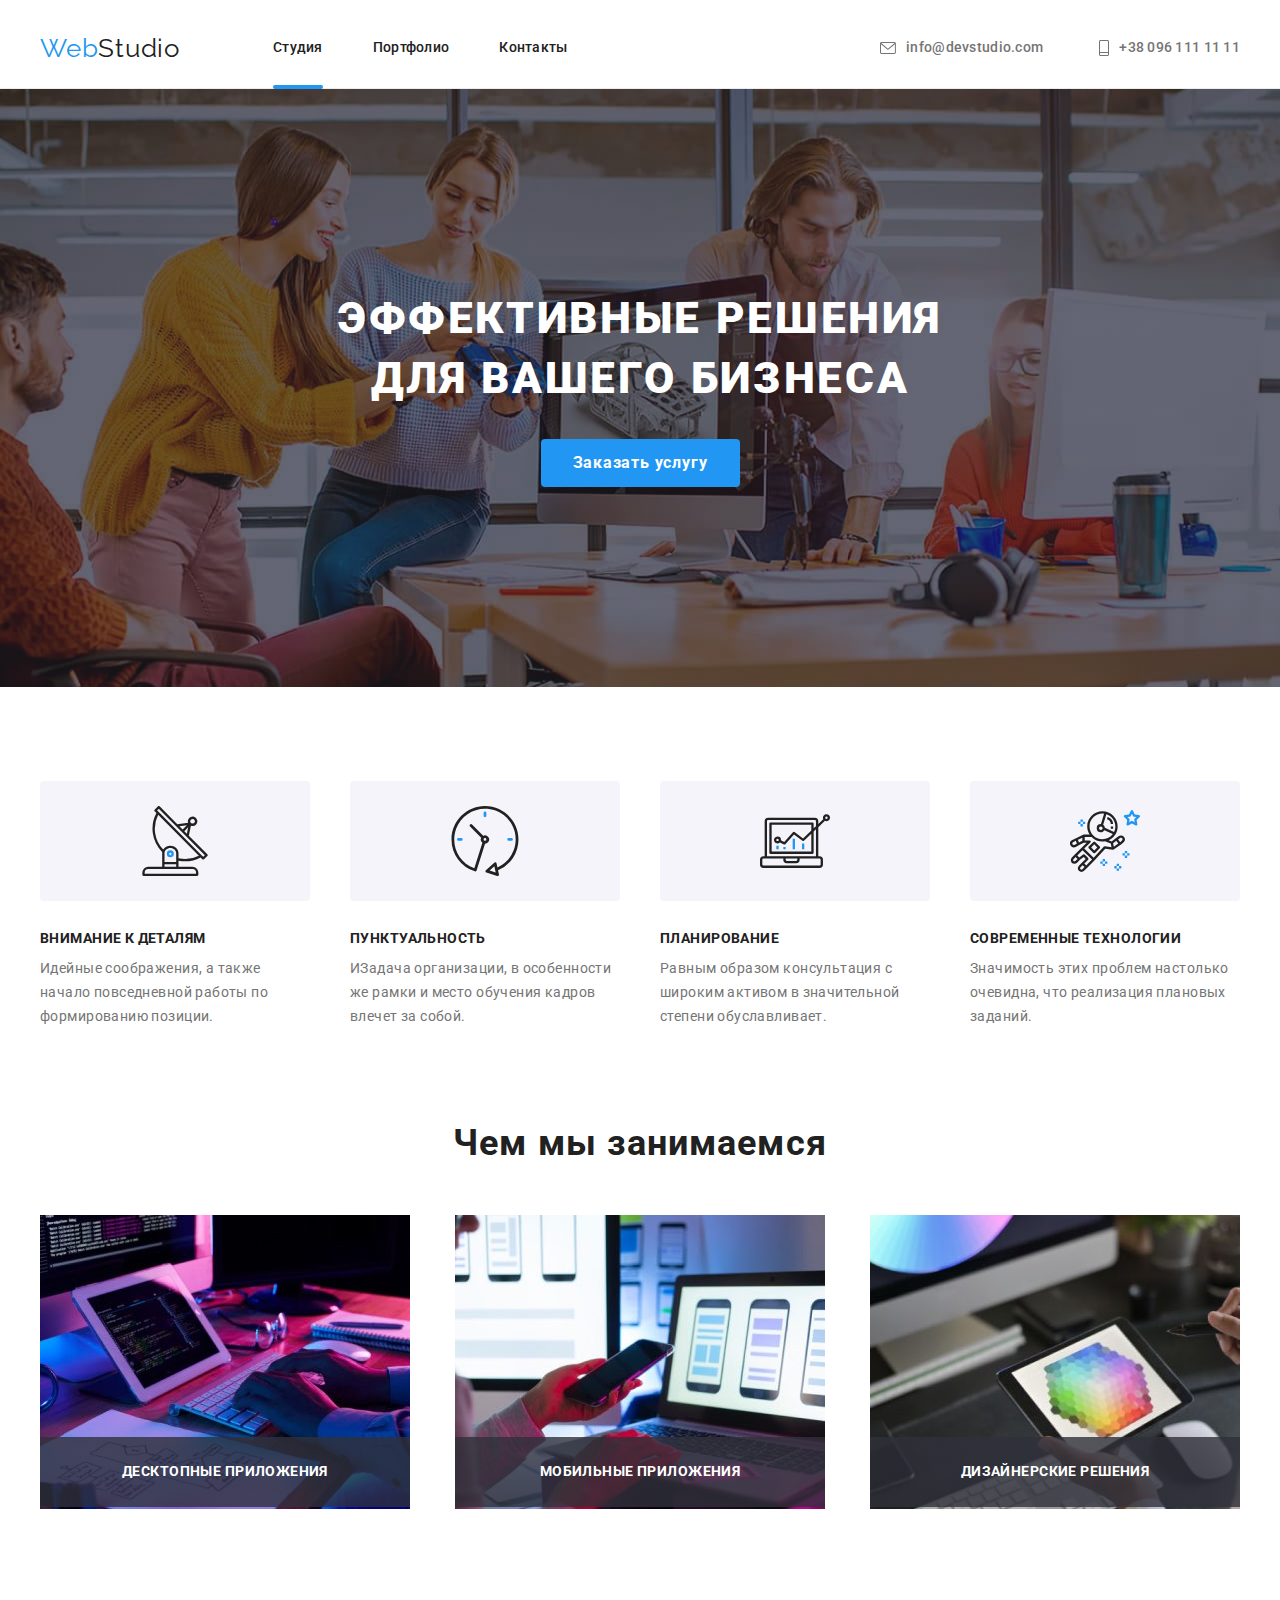
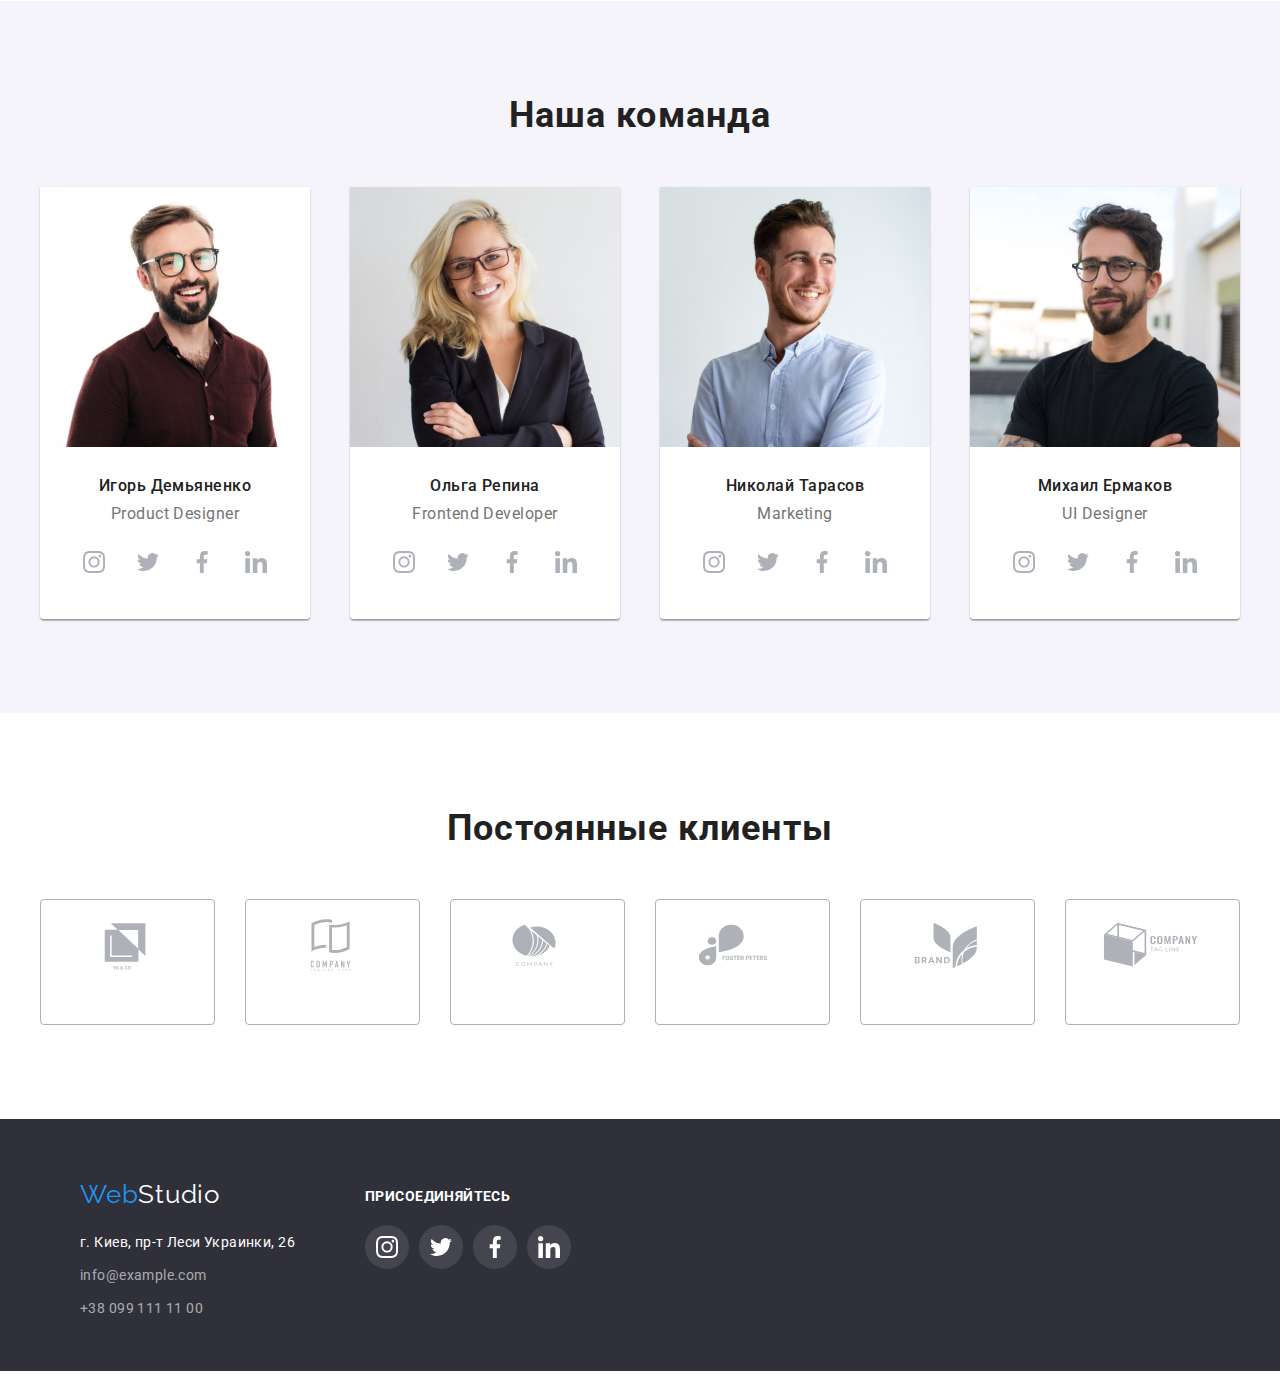
<file: index.html>
<!DOCTYPE html>
<html lang="ru">

<head>
    <meta charset="UTF-8">
    <meta http-equiv="X-UA-Compatible" content="IE=edge">
    <meta name="viewport" content="width=device-width, initial-scale=1.0">
    <title>Web Studio (Version 2.1)</title>

    <link
        href="https://fonts.googleapis.com/css2?family=Raleway:wght@700&family=Roboto:wght@400;500;700;900&display=swap"
        rel="stylesheet" />

    <link rel="stylesheet" href="https://cdnjs.cloudflare.com/ajax/libs/modern-normalize/1.1.0/modern-normalize.min.css"
        integrity="sha512-wpPYUAdjBVSE4KJnH1VR1HeZfpl1ub8YT/NKx4PuQ5NmX2tKuGu6U/JRp5y+Y8XG2tV+wKQpNHVUX03MfMFn9Q=="
        crossorigin="anonymous" referrerpolicy="no-referrer" />

    <link rel="stylesheet" href="./css/style.css">
</head>

<body>

    <header>
        <div class="container main-nav">
            <a href="./index.html" class="logo link"> <span class="logo-web">Web</span><span class="logo-studio">Studio</span></a>
            <nav>
                <ul class="site-nav list">
                    <li class="item"><a class="link marker-link marker-studia" href="./index.html">Студия</a></li>
                    <li class="item"><a class="link marker-link" href="./portfolio.html">Портфолио</a></li>
                    <li class="item"><a class="link marker-link" href="">Контакты</a></li>    
                </ul> 
            </nav>
            <ul class="contact-nav list">
                <li class="item">
                    <a class="link email-nav" href="mailto:info@devstudio.com">
                    <svg class="email-pic">
                    <use href="./images/nav-icon.svg#icon-nav-envelope"></use>
                    </svg>
                    info@devstudio.com
                    </a>
                </li>
                <li class="item">
                    <a class="link tel-nav" href="tel:+380961111111">
                    <svg class="tel-pic">
                    <use href="./images/nav-icon.svg#icon-nav-phone"></use>
                    </svg>
                    +38 096 111 11 11
                    </a>
                </li>
            </ul>
        </div>
    </header>

    <main>
        <!-- секция Эффективные решения для вашего бизнеса -->
        <div class="pre-hero-line"></div>
        <section class="hero">
            <h1 class="main-headline"> <span class="hero-title"> Эффективные решения<br>для вашего бизнеса</span> </h1>
            <button type="button" class="button-main" data-modal-open> <span class="color-text-button">Заказать услугу</span></button>
        </section>
        <!-- секция преимуществ -->
        <section class="container">
            <ul class="benefits">
                <!-- <h2>Наши преимущества</h2> -->
                <li class="item aerial">
                    <h3 class="benefits-title">Внимание к деталям</h3>
                    <p class="benefits-describe">Идейные соображения, а также начало повседневной работы по формированию позиции.</p>
                </li>
                <li class="item clock">
                    <h3 class="benefits-title">Пунктуальность</h3>
                    <p class="benefits-describe">ИЗадача организации, в особенности же рамки и место обучения кадров влечет за собой.</p>
                </li>
                <li class="item diagarm">
                    <h3 class="benefits-title">Планирование</h3>
                    <p class="benefits-describe">Равным образом консультация с широким активом в значительной степени обуславливает.</p>
                </li>
                <li class="item astronaut">
                    <h3 class="benefits-title">Современные технологии</h3>
                    <p class="benefits-describe">Значимость этих проблем настолько очевидна, что реализация плановых заданий.</p>
                </li>
            </ul>
        </section>
        <!-- секция Чем мы занимаемся  -->
        <section class="container">
            <div class="whatwedo">
                <h2 class="whatwedo-headline">Чем мы занимаемся</h2>
                <ul class="whatwedo-list">
                    <li class="item">
                        <img src="./images/photo-coding.jpg" alt="Верстка сайта" width="370" height="294" />
                        <p class="item-title">Десктопные приложения</p>
                    </li>
                    <li class="item">
                        <img src="./images/photo-app.jpg" alt="Написание приложений" width="370" height="294" />
                        <p class="item-title">Мобильные приложения</p>
                    </li>
                    <li class="item">
                        <img src="./images/photo-design.jpg" alt="Разработка дизайна" width="370" height="294" />
                        <p class="item-title">Дизайнерские решения</p>
                    </li>
                </ul>
            </div>
        </section>
        <!-- секция Наша команда -->
        <section class="our-team">
            <div class="container">
                <h2 class="our-team-headline">Наша команда</h2>
                <ul class="personal list">
                    <li class="personal-card">
                        <img class="item-img" src="./images/card-photo-igor.jpg" alt="Product Designer" width="270" height="260" />
                        <div class="our-team-name">
                            <p class="team-name">Игорь Демьяненко</p>
                            <p class="team-job">Product Designer</p>
                            <ul class="personal-social">
                                <li class="social">
                                    <a href="#">
                                    <svg class="insta-icon link" viewBox="0 0 200 100">
                                    <use href="./images/social-icons.svg#icon-instagram"></use>
                                    </svg>
                                    </a>
                                </li>                                    
                                <li class="social">
                                    <a href="#">
                                    <svg class="twitter-icon link" viewBox="0 0 200 100">
                                    <use href="./images/social-icons.svg#icon-twitter"></use>
                                    </svg>
                                    </a>
                                </li>                                    
                                <li class="social">
                                    <a href="#">
                                    <svg class="facebook-icon link" viewBox="0 0 200 100">
                                    <use href="./images/social-icons.svg#icon-facebook"></use>
                                    </svg>
                                    </a>
                                </li>                                    
                                <li class="social">
                                    <a href="#">
                                    <svg class="linkedin-icon link" viewBox="0 0 200 100">
                                    <use href="./images/social-icons.svg#icon-linkedin"></use>
                                    </svg>
                                    </a>
                                </li>                                   
                            </ul>
                        </div>
                    </li>
                    <li class="personal-card">
                        <img class="item-img" src="./images/card-photo-olena.jpg" alt="Frontend Developer" width="270" height="260" />
                        <div class="our-team-name">
                            <p class="team-name">Ольга Репина</p>
                            <p class="team-job">Frontend Developer</p>
                            <ul class="personal-social">
                                <li class="social">
                                    <a href="#">
                                    <svg class="insta-icon link" viewBox="0 0 200 100">
                                    <use href="./images/social-icons.svg#icon-instagram"></use>
                                    </svg>
                                    </a>
                                </li>
                                <li class="social">
                                    <a href="#">
                                    <svg class="twitter-icon link" viewBox="0 0 200 100">
                                    <use href="./images/social-icons.svg#icon-twitter"></use>
                                    </svg>
                                    </a>
                                </li>
                                <li class="social">
                                    <a href="#">
                                    <svg class="facebook-icon link" viewBox="0 0 200 100">
                                    <use href="./images/social-icons.svg#icon-facebook"></use>
                                    </svg>
                                    </a>
                                </li>
                                <li class="social">
                                    <a href="#">
                                    <svg class="linkedin-icon link" viewBox="0 0 200 100">
                                    <use href="./images/social-icons.svg#icon-linkedin"></use>
                                    </svg>
                                    </a>
                                 </li>
                            </ul>
                        </div>
                    </li>
                    <li class="personal-card">
                        <img class="item-img" src="./images/card-photo-mukola.jpg" alt="Marketing" width="270" height="260" />
                        <div class="our-team-name">
                            <p class="team-name">Николай Тарасов</p>
                            <p class="team-job">Marketing</p>
                            <ul class="personal-social">
                                <li class="social">
                                    <a href="#">
                                    <svg class="insta-icon link" viewBox="0 0 200 100">
                                    <use href="./images/social-icons.svg#icon-instagram"></use>
                                    </svg>
                                    </a>
                                </li>
                                <li class="social">
                                    <a href="#">
                                    <svg class="twitter-icon link" viewBox="0 0 200 100">
                                    <use href="./images/social-icons.svg#icon-twitter"></use>
                                    </svg>
                                    </a>
                                </li>
                                <li class="social">
                                    <a href="#">
                                    <svg class="facebook-icon link" viewBox="0 0 200 100">
                                    <use href="./images/social-icons.svg#icon-facebook"></use>
                                    </svg>
                                    </a>
                                </li>
                                <li class="social">
                                    <a href="#">
                                    <svg class="linkedin-icon link" viewBox="0 0 200 100">
                                    <use href="./images/social-icons.svg#icon-linkedin"></use>
                                    </svg>
                                    </a>
                                </li>
                            </ul>
                        </div>
                    </li>
                    <li class="personal-card">
                        <img class="item-img" src="./images/card-photo-mukhailo.jpg" alt="Product Designer" width="270" height="260" />
                        <div class="our-team-name">
                            <p class="team-name">Михаил Ермаков</p>
                            <p class="team-job">UI Designer</p>
                            <ul class="personal-social">
                                <li class="social">
                                    <a href="#">
                                    <svg class="insta-icon link" viewBox="0 0 200 100">
                                    <use href="./images/social-icons.svg#icon-instagram"></use>
                                    </svg>
                                    </a>
                                </li>
                                <li class="social">
                                    <a href="#">
                                    <svg class="twitter-icon link" viewBox="0 0 200 100">
                                    <use href="./images/social-icons.svg#icon-twitter"></use>
                                    </svg>
                                    </a>
                                </li>
                                <li class="social">
                                    <a href="#">
                                    <svg class="facebook-icon link" viewBox="0 0 200 100">
                                    <use href="./images/social-icons.svg#icon-facebook"></use>
                                    </svg>
                                    </a>
                                </li>
                                <li class="social">
                                    <a href="#">
                                    <svg class="linkedin-icon link" viewBox="0 0 200 100">
                                    <use href="./images/social-icons.svg#icon-linkedin"></use>
                                    </svg>
                                    </a>
                                </li>
                            </ul>
                        </div>
                    </li>
                </ul>
            </div>
        </section>
        <!-- секция постоянныe клиенты -->
        <section class="regular-customer">
            <div class="container">
                <h2 class="customer-headline">Постоянные клиенты</h2>
                <ul class="customer-list">
                    <li class="item">
                        <a href="#">
                        <svg class="yaco client">
                        <use href="./images/regular-customer.svg#icon-yaco"></use>
                        </svg>
                        </a>
                    </li>
                    <li class="item">
                        <a href="#">
                        <svg class="company1 client">
                        <use href="./images/regular-customer.svg#icon-company1"></use>
                        </svg>
                        </a>
                    </li>
                    <li class="item">
                        <a href="#"> 
                        <svg class="company2 client">
                        <use href="./images/regular-customer.svg#icon-company2"></use>
                        </svg>
                        </a>
                    </li>
                    <li class="item">
                        <a href="#">
                        <svg class="foster client">
                        <use href="./images/regular-customer.svg#icon-foster"></use>
                        </svg>
                        </a>
                    </li>
                    <li class="item">
                        <a href="#">
                        <svg class="brand client">
                        <use href="./images/regular-customer.svg#icon-brand"></use>
                        </svg>
                        </a>
                    </li>
                    <li class="item">
                        <a href="#">
                        <svg class="tagline client">
                            <use href="./images/regular-customer.svg#icon-tagline"></use>
                        </svg>
                        </a>
                    </li>
                </ul>
            </div>
        </section>
    </main>

    <footer class="footer-section">
        <!-- секция контакты -->
        <div class="container footer">
                <ul class="footer-first">
                    <li>
                    <a href="./index.html" class="logo link"> <span class="logo-web">Web</span><span class="logo-studio-foot">Studio</span></a>
                    <address class="adress">
                        <a href="https://goo.gl/maps/mDuxBQLY7Kdxs8NY9" class="contact-foot-adress link">г. Киев, пр-т Леси Украинки, 26</a><br>
                        <a href="mailto:info@example.com" class="contact-foot link">info@example.com</a><br>
                        <a href="tel:+380991111100" class="contact-foot link">+38 099 111 11 00</a>
                    </address>
                    </li>
                </ul>
                <ul class="footer-second">
                    <li>
                    <p class="footer-second-title">ПРИСОЕДИНЯЙТЕСЬ</p>
                    </li>
                    <li >
                        <ul class="footer-second-social">
                            <li class="footer-social">
                                <a href="#">
                                    <svg class="insta-icon link" viewBox="0 0 200 100">
                                        <use href="./images/social-icons.svg#icon-instagram"></use>
                                    </svg>
                                </a>
                            </li>
                            <li class="footer-social">
                                <a href="#">
                                    <svg class="twitter-icon link" viewBox="0 0 200 100">
                                        <use href="./images/social-icons.svg#icon-twitter"></use>
                                    </svg>
                                </a>
                            </li>
                            <li class="footer-social">
                                <a href="#">
                                    <svg class="facebook-icon link" viewBox="0 0 200 100">
                                        <use href="./images/social-icons.svg#icon-facebook"></use>
                                    </svg>
                                </a>
                            </li>
                            <li class="footer-social">
                                <a href="#">
                                    <svg class="linkedin-icon link" viewBox="0 0 200 100">
                                        <use href="./images/social-icons.svg#icon-linkedin"></use>
                                    </svg>
                                </a>
                            </li>
                        </ul>
                    </li>
                </ul>
        </div>
    </footer>
    <div class="backdrop is-hidden" data-modal>
        <div class="container">
            <div class="modal">
                <div class="modal-close-button">
                    <button type="button" class="close-button" data-modal-close> 
                        <!-- <svg class="close-button-link" viewBox="0 0 200 100">
                            <use href="../images/svg/close-button.svg"></use>
                        </svg> -->
                    </button>
                </div>
            </div>
        </div>
    </div>
    <script src="./js/modal.js"></script>
</body>

</html>
</file>
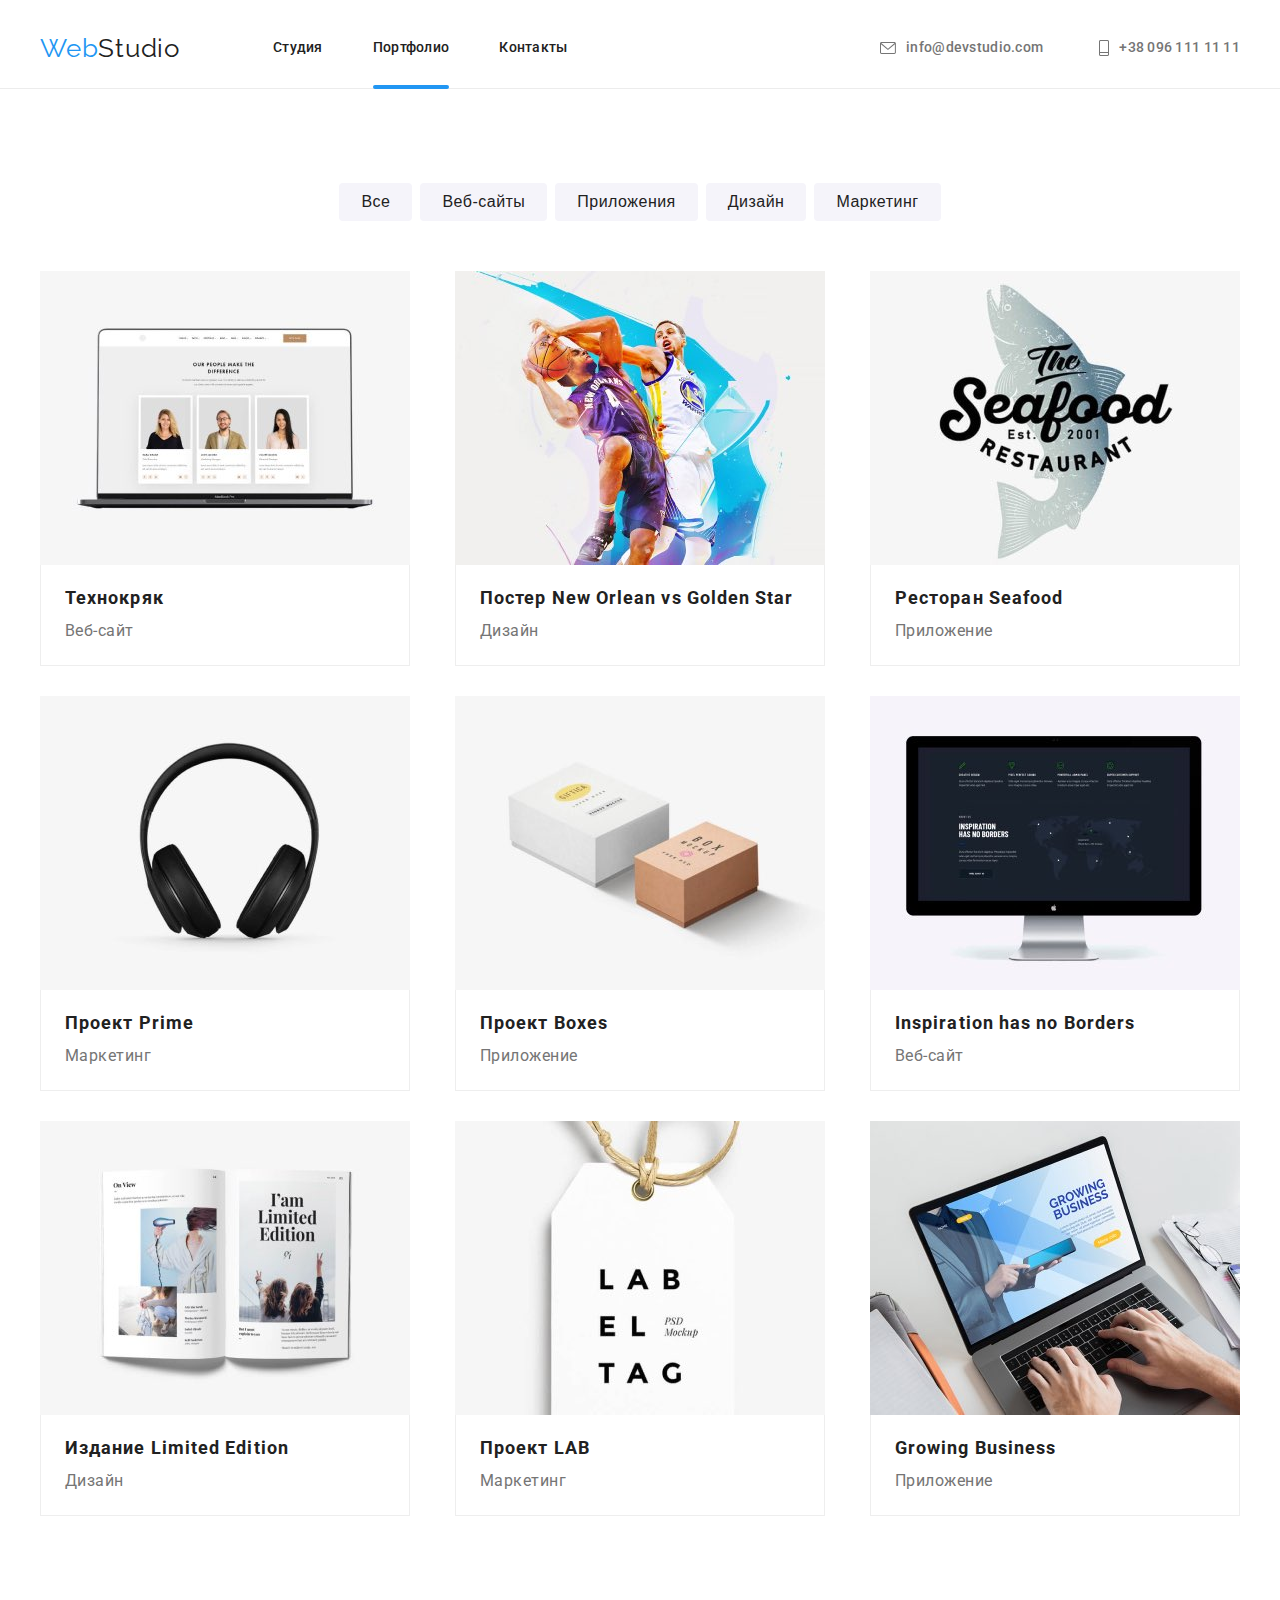
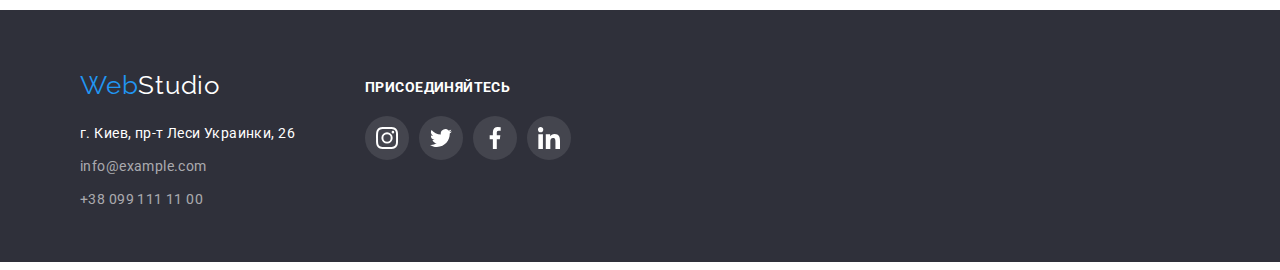
<file: portfolio.html>
<!DOCTYPE html>
<html lang="ru">

<head>
    <meta charset="UTF-8">
    <meta http-equiv="X-UA-Compatible" content="IE=edge">
    <meta name="viewport" content="width=device-width, initial-scale=1.0">
    <title>Web Studio (Version 2.1)</title>

    <link 
    href="https://fonts.googleapis.com/css2?family=Raleway:wght@700&family=Roboto:wght@400;500;700;900&display=swap"
    rel="stylesheet"
    />
    <link rel="stylesheet" href="https://cdnjs.cloudflare.com/ajax/libs/modern-normalize/1.1.0/modern-normalize.min.css"
    integrity="sha512-wpPYUAdjBVSE4KJnH1VR1HeZfpl1ub8YT/NKx4PuQ5NmX2tKuGu6U/JRp5y+Y8XG2tV+wKQpNHVUX03MfMFn9Q=="
    crossorigin="anonymous" referrerpolicy="no-referrer" />

    <link rel="stylesheet" href="./css/style.css">
</head>

<body>
    <!--- Шапка сайта ---->
    <header>
        <div class="container main-nav">
            <a href="./index.html" class="logo link"> <span class="logo-web">Web</span><span
                    class="logo-studio">Studio</span></a>
            <nav>
                <ul class="site-nav list">
                    <li class="item"><a class="link marker-link" href="./index.html">Студия</a></li>
                    <li class="item"><a class="link marker-link marker-portfolio" href="./portfolio.html">Портфолио</a></li>
                    <li class="item"><a class="link marker-link" href="">Контакты</a></li>
                </ul>
            </nav>
            <ul class="contact-nav list">
                <li class="item">
                    <a class="link email-nav" href="mailto:info@devstudio.com">
                        <svg class="email-pic">
                            <use href="./images/nav-icon.svg#icon-nav-envelope"></use>
                        </svg>
                        info@devstudio.com
                    </a>
                </li>
                <li class="item">
                    <a class="link tel-nav" href="tel:+380961111111">
                        <svg class="tel-pic">
                            <use href="./images/nav-icon.svg#icon-nav-phone"></use>
                        </svg>
                        +38 096 111 11 11
                    </a>
                </li>
            </ul>
        </div>
    </header>

    <main>
        <!-- портфолио -->
        <!-- <h1>Портфолио</h1> -->
        <div class="pre-hero-line"></div>
        <div class="container">
            <div class="buttons-portfolio">
                <!-- фильтр кнопок портфолио -->
                <button type="button" class="button-portfolio click">Все</button>
                <button type="button" class="button-portfolio click">Веб-сайты</button>
                <button type="button" class="button-portfolio click">Приложения</button>
                <button type="button" class="button-portfolio click">Дизайн</button>
                <button type="button" class="button-portfolio click">Маркетинг</button>
            </div>  
            <!-- секция примеры портфолио  -->
            <section class="our-portfolio">
                <ul class="portfolio-product">
                    <li class="portfolio-grade">
                        <div class="portfolio-element">
                            <a href="#">
                                <div class="portfolio-overlay">
                                    <p>Технокряк это современная площадка распространения коронавируса. Компании используют эту платформу для цифрового
                                    шпионажа и атак на защищённые сервера конкурентов.</p>
                                </div>
                                <img src="./images/technokr.jpg" alt="Технокряк" width="370" height="294" />
                           </a>
                        </div>
                        <div class="portfolio-info">
                            <h2 class="portfolio-title">Технокряк</h2>
                            <p class="portfolio-example">Веб-сайт</p>
                        </div>
                    </li>
                    <li class="portfolio-grade">
                        <div class="portfolio-element">
                            <a href="#">
                                <div class="portfolio-overlay">
                                    <p>Технокряк это современная площадка распространения коронавируса. Компании используют эту платформу для цифрового
                                        шпионажа и атак на защищённые сервера конкурентов.</p>
                                </div>
                                <img src="./images/poster.jpg" alt="Постер New Orlean vs Golden Star" width="370" height="294" />
                            </a>
                        </div>
                        <div class="portfolio-info">
                            <h2 class="portfolio-title">Постер New Orlean vs Golden Star</h2>
                            <p class="portfolio-example">Дизайн</p>
                        </div>
                    </li>
                    <li class="portfolio-grade">
                        <div class="portfolio-element">
                            <a href="#">
                                <div class="portfolio-overlay">
                                    <p>Технокряк это современная площадка распространения коронавируса. Компании используют эту платформу для цифрового
                                        шпионажа и атак на защищённые сервера конкурентов.</p>
                                </div>
                                <img src="./images/restoran.jpg" alt="Ресторан Seafood" width="370" height="294" />
                            </a>
                        </div>
                        <div class="portfolio-info">
                            <h2 class="portfolio-title">Ресторан Seafood</h2>
                            <p class="portfolio-example"> Приложение</p>
                        </div>
                    </li>
                    <li class="portfolio-grade">
                        <div class="portfolio-element">
                            <a href="#">
                                <div class="portfolio-overlay">
                                    <p>Технокряк это современная площадка распространения коронавируса. Компании используют эту платформу для цифрового
                                        шпионажа и атак на защищённые сервера конкурентов.</p>
                                </div>
                                <img src="./images/proekt-prime.jpg" alt="Проект Prime" width="370" height="294" />
                            </a>
                        </div>
                        <div class="portfolio-info">
                            <h2 class="portfolio-title">Проект Prime</h2>
                            <p class="portfolio-example">Маркетинг</p>
                        </div>
                    </li>
                    <li class="portfolio-grade">
                        <div class="portfolio-element">
                            <a href="#">
                                <div class="portfolio-overlay">
                                    <p>Технокряк это современная площадка распространения коронавируса. Компании используют эту платформу для цифрового
                                        шпионажа и атак на защищённые сервера конкурентов.</p>
                                </div>
                                <img src="./images/proekt-boxes.jpg" alt="Проект Boxes" width="370" height="294" />
                            </a>
                        </div>
                        <div class="portfolio-info">
                            <h2 class="portfolio-title">Проект Boxes</h2>
                            <p class="portfolio-example">Приложение</p>
                        </div>
                    </li>
                    <li class="portfolio-grade">
                        <div class="portfolio-element">
                            <a href="#">
                                <div class="portfolio-overlay">
                                    <p>Технокряк это современная площадка распространения коронавируса. Компании используют эту платформу для цифрового
                                        шпионажа и атак на защищённые сервера конкурентов.</p>
                                </div>
                                <img src="./images/inspiration.jpg" alt="Inspiration has no Borders" width="370" height="294" />
                            </a>
                        </div>
                        <div class="portfolio-info">
                            <h2 class="portfolio-title">Inspiration has no Borders</h2>
                            <p class="portfolio-example">Веб-сайт</p>
                        </div>
                    </li>
                    <li class="portfolio-grade">
                        <div class="portfolio-element">
                            <a href="#">
                                <div class="portfolio-overlay">
                                    <p>Технокряк это современная площадка распространения коронавируса. Компании используют эту платформу для цифрового
                                        шпионажа и атак на защищённые сервера конкурентов.</p>
                                </div>
                                <img src="./images/izdanie.jpg" alt="Издание Limited Edition" width="370" height="294" />
                            </a>
                        </div>
                        <div class="portfolio-info">
                            <h2 class="portfolio-title">Издание Limited Edition</h2>
                            <p class="portfolio-example">Дизайн</p>
                        </div>
                    </li>
                    <li class="portfolio-grade">
                        <div class="portfolio-element">
                            <a href="#">
                                <div class="portfolio-overlay">
                                    <p>Технокряк это современная площадка распространения коронавируса. Компании используют эту платформу для цифрового
                                        шпионажа и атак на защищённые сервера конкурентов.</p>
                                </div>
                                <img src="./images/proekt-lab.jpg" alt="Проект LAB" width="370" height="294" />
                            </a>
                        </div>
                        <div class="portfolio-info">
                            <h2 class="portfolio-title">Проект LAB</h2>
                            <p class="portfolio-example">Маркетинг</p>
                        </div>
                    </li>
                    <li class="portfolio-grade">
                        <div class="portfolio-element">
                            <a href="#">
                                <div class="portfolio-overlay">
                                    <p>Технокряк это современная площадка распространения коронавируса. Компании используют эту платформу для цифрового
                                        шпионажа и атак на защищённые сервера конкурентов.</p>
                                </div>
                                <img src="./images/growing-business.jpg" alt="Growing Business" width="370" height="294" />
                            </a>
                        </div>
                        <div class="portfolio-info">
                            <h2 class="portfolio-title">Growing Business</h2>
                            <p class="portfolio-example">Приложение</p>
                        </div>
                    </li>
                </ul>
            </section>
        </div>
    </main>

<footer class="footer-section">
    <!-- секция контакты -->
    <div class="container footer">
        <ul class="footer-first">
            <li>
                <a href="./index.html" class="logo link"> <span class="logo-web">Web</span><span class="logo-studio-foot">Studio</span></a>
                <address class="adress">
                    <a href="https://goo.gl/maps/mDuxBQLY7Kdxs8NY9" class="contact-foot-adress link">г. Киев, пр-т
                        Леси
                        Украинки, 26</a><br>
                    <a href="mailto:info@example.com" class="contact-foot link">info@example.com</a><br>
                    <a href="tel:+380991111100" class="contact-foot link">+38 099 111 11 00</a>
                </address>
            </li>
        </ul>
        <ul class="footer-second">
            <li>
                <p class="footer-second-title">ПРИСОЕДИНЯЙТЕСЬ</p>
            </li>
            <li>
                <ul class="footer-second-social">
                    <li class="footer-social">
                        <a href="#">
                            <svg class="insta-icon link" viewBox="0 0 200 100">
                                <use href="./images/social-icons.svg#icon-instagram"></use>
                            </svg>
                        </a>
                    </li>
                    <li class="footer-social">
                        <a href="#">
                            <svg class="twitter-icon link" viewBox="0 0 200 100">
                                <use href="./images/social-icons.svg#icon-twitter"></use>
                            </svg>
                        </a>
                    </li>
                    <li class="footer-social">
                        <a href="#">
                            <svg class="facebook-icon link" viewBox="0 0 200 100">
                                <use href="./images/social-icons.svg#icon-facebook"></use>
                            </svg>
                        </a>
                    </li>
                    <li class="footer-social">
                        <a href="#">
                            <svg class="linkedin-icon link" viewBox="0 0 200 100">
                                <use href="./images/social-icons.svg#icon-linkedin"></use>
                            </svg>
                        </a>
                    </li>
                </ul>
            </li>
        </ul>
    </div>
</footer>
    
    </body>
    
    </html>
</file>
<file: css/style.css>
:root {
  --primary-text-color: #757575;
  --secondary-text-color: #212121;
  --accent-color: #2196f3;
  --as-main-button-color: #2196f3;
  --primary-bg-color: #ffffff;
  --button-hover-text: rgba(255, 255, 255, 1);
  --social-base-color: #afb1b8;
}

body {
  color: var(--primary-text-color);
  background-color: var(--primary-bg-color);
  font-family: Roboto, VHelvetica Neue, sans-serif;

  font-size: 14px;
  line-height: 1.71;
  letter-spacing: 0.03em;

  margin-left: auto;
  margin-right: auto;
}

/* gen settings */
a {
  text-decoration: none;
  padding: 0;
}

.ul {
  padding: 0;
  margin: 0;
  list-style: none;
}

h1,
h2,
h3,
h4,
h5,
h6 {
  padding: 0;
  margin: 0;
}

/* nav container */
.container {
  width: 1200px;
  margin-left: auto;
  margin-right: auto;
  padding-left: 15px;
  padding-right: 15px;
}

/* nav */

.main-nav {
  display: flex;
  align-items: center;
}

/* logo */

.logo {
  font-family: Raleway, sans-serif;
  font-weight: 400;
  font-size: 26px;
  line-height: 1.19;
  letter-spacing: 0.03em;
}
.logo-web {
  color: var(--accent-color);
}

.logo-studio {
  color: #212121;
}

.logo-studio-foot {
  color: white;
}

/* end logo */

.site-nav {
  position: relative;
  display: flex;
  margin-left: 93px;
  list-style: none;
  padding-left: 0;
  margin-top: 0;
  margin-bottom: 0;
}

.site-nav .item + .item {
  margin-left: 50px;
}

.site-nav .link {
  display: block;
  padding-top: 32px;
  padding-bottom: 32px;

  color: var(--secondary-text-color);
  font-weight: 500;
  font-size: 14px;
  line-height: 1.14;
  letter-spacing: 0.02em;

  transition-property: color;
  transition-duration: 250ms;
  transition-timing-function: cubic-bezier(0.4, 0, 0.2, 1);
}

.site-nav .link:hover,
.site-nav .link:focus {
  color: var(--accent-color);
}

.marker-link {
  position: relative;
}

.marker-link::after {
  content: "";
  position: absolute;

  width: 100%;
  height: 4px;
  bottom: 0;
  left: 0;

  border-radius: 2px;
  background-color: transparent;
  /* opacity: 0; */
  margin-bottom: -1px;

  transition: background-color 250ms cubic-bezier(0.4, 0, 0.2, 1);
}

.marker-link:hover::after,
.marker-link:focus::after {
  /* opacity: 1; */
  background-color: var(--accent-color);
}

.marker-portfolio::after {
  content: "";
  position: absolute;

  width: 100%;
  height: 4px;
  bottom: 0;
  left: 0;
  margin-bottom: -1px;
  background-color: var(--accent-color);
}

.marker-studia::after {
  content: "";
  position: absolute;

  width: 100%;
  height: 4px;
  bottom: 0;
  left: 0;
  margin-bottom: -1px;
  background-color: var(--accent-color);
}

.contact-nav {
  display: flex;
  align-items: center;
  margin-left: auto;
  padding-left: 0;
  margin-top: 0;
  margin-bottom: 0;

  list-style: none;
}

.contact-nav .item + .item {
  margin-left: 50px;
}

.contact-nav .link {
  display: flex;
  align-items: center;
  padding-top: 32px;
  padding-bottom: 32px;

  color: var(--primary-text-color);
  font-weight: 500;
  font-size: 14px;
  line-height: 1.14;
  letter-spacing: 0.02em;
  text-decoration: none;
  fill: var(--primary-text-color);

  transition-property: color;
  transition-duration: 250ms;
  transition-timing-function: cubic-bezier(0.4, 0, 0.2, 1);
}

.email-pic,
.tel-pic {
  width: 16px;
  height: 16px;
  margin-right: 10px;
}

.contact-nav .link:hover,
.contact-nav .link:focus {
  color: var(--accent-color);
  text-decoration: none;
  fill: var(--as-main-button-color);
}

/* nav end */

/* hero */

.pre-hero-line {
  background-color: rgba(236, 236, 236, 1);
  height: 1px;
}

.hero {
  display: block;
  text-align: center;
  background-color: #2f303a;

  background-image: linear-gradient(
      to right,
      rgba(47, 48, 58, 0.4) 0%,
      rgba(47, 48, 58, 0.4) 100%
    ),
    url("../images/Img-hero-hover.jpg");
  background-repeat: no-repeat;
  background-position: center;
}

.hero-title {
  color: rgba(255, 255, 255, 1);
}

.main-headline {
  padding-top: 200px;
  margin: 0 auto;

  font-weight: 900;
  font-size: 44px;
  line-height: 1.36;
  text-align: center;
  letter-spacing: 0.06em;
  text-transform: uppercase;
}

/* button set */
.button-main {
  box-sizing: border-box;
  cursor: pointer;

  background-color: var(--as-main-button-color);
  border: 0 solid var(--as-main-button-color);
  border-radius: 4px;

  /* Font-weight: 700;
  Font size: 16px;
  Line height: 1.8; */

  margin-top: 30px;
  text-align: center;
  letter-spacing: 0.06em;

  padding: 10px 32px;
  margin-bottom: 200px;
}

.color-text-button {
  color: var(--button-hover-text);

  font-family: Roboto;
  font-style: normal;
  font-weight: 700;
  font-size: 16px;
  line-height: 1.8;

  /* padding: 10px 32px; */
}

/* hero end */

/* benefits */

.benefits {
  display: flex;
  justify-content: space-between;
  list-style: none;

  /* height: 200px; */
  margin: 0;
  padding-top: 94px;
  padding-bottom: 94px;
  padding-left: 0;
}

.benefits .item::before {
  content: "";
  height: 120px;
  display: block;

  background-color: rgba(245, 244, 250, 1);
  background-repeat: no-repeat;
  background-position: center;

  border-radius: 4px;
  margin-bottom: 30px;
}

.aerial::before {
  background-image: url("../images/benefits/benefits-aerial.svg");
}

.clock::before {
  background-image: url("../images/benefits/benefits-clock.svg");
}
.diagarm::before {
  background-image: url("../images/benefits/benefits-diagram.svg");
}

.astronaut::before {
  background-image: url("../images/benefits/benefits-astronaut.svg");
}

/* .benefits .item:nth-child(1)::before {
  background-image: url("../images/benefits/benefits-aerial.svg");
}

.benefits .item:nth-child(2)::before {
  background-image: url("../images/benefits/benefits-clock.svg");
}

.benefits .item:nth-child(3)::before {
  background-image: url("../images/benefits/benefits-diagram.svg");
}

.benefits .item:nth-child(4)::before {
  background-image: url("../images/benefits/benefits-astronaut.svg");
} */

.benefits .item + .item {
  margin-left: 30px;
}

.benefits .item {
  width: 270px;
}

.benefits-title {
  color: #212121;

  font-weight: 700;
  font-size: 14px;
  line-height: 1.14;
  letter-spacing: 0.03em;
  text-transform: uppercase;
}

.benefits-describe {
  font-style: normal;
  font-weight: 400;
  font-size: 14px;
  line-height: 1.71;
  letter-spacing: 3%;

  margin-top: 10px;
  margin-bottom: 0;
}

/* benefits end */

/* whatwedo index.html */

/* .whatwedo {
  margin-top: 94px;
} */

.whatwedo-headline {
  color: var(--secondary-text-color);

  font-weight: 700;
  font-size: 36px;
  line-height: 1.16;
  text-align: center;
  letter-spacing: 0.03em;

  padding-bottom: 50px;
}

.whatwedo-list {
  display: flex;
  justify-content: space-between;

  list-style: none;
  margin-top: 0;
  margin-bottom: 0;
  padding-left: 0;
  padding-bottom: 0;
}

.whatwedo-list .item {
  margin-bottom: -10px;
  position: relative;
}

.whatwedo-list .item + .item {
  margin-left: 30px;
}

.item-title {
  display: flex;
  align-items: center;
  justify-content: center;

  position: absolute;
  bottom: 0;
  width: 370px;
  height: 70px;

  font-style: normal;
  font-weight: 700;
  font-size: 14px;
  line-height: 1.14;
  text-align: center;
  vertical-align: 50%;
  letter-spacing: 0.03em;
  text-transform: uppercase;
  /* white-space: nowrap; */

  color: #ffffff;

  background-image: linear-gradient(
    to right,
    rgba(47, 48, 58, 0.8) 0%,
    rgba(47, 48, 58, 0.8) 100%
  );

  margin-bottom: 10px;
  margin-top: 0;
}

/* our-team index.html */

.our-team {
  background-color: #f5f4fa;
  margin-top: 94px;
}

.our-team-headline {
  display: block;
  color: var(--secondary-text-color);

  font-weight: 700;
  font-size: 36px;
  line-height: 1.16;
  text-align: center;
  letter-spacing: 0.03em;

  padding-top: 94px;
}

.personal {
  display: flex;
  justify-content: space-between;
  list-style: none;

  font-weight: 400;
  font-size: 16px;
  line-height: 1.18;
  letter-spacing: 0.03em;

  padding-left: 0;
  /* margin-top: 50px; */
  margin: 0 0;
  padding-top: 50px;
  padding-bottom: 94px;
}

.personal-card {
  box-shadow: 0px 1px 3px rgba(0, 0, 0, 0.12), 0px 1px 1px rgba(0, 0, 0, 0.14),
    0px 2px 1px rgba(0, 0, 0, 0.2);
  border-radius: 0px 0px 4px 4px;
}

.personal .item-img {
  margin-bottom: -5px;
}

.personal .team-name + .team-name {
  padding-left: 30px;
}

.our-team-name {
  background-color: var(--button-hover-text);
  border-radius: 0px 0px 4px 4px;
}

.team-name {
  color: var(--secondary-text-color);
  font-weight: 500;
  font-size: 16px;
  line-height: 1.18;
  text-align: center;
  letter-spacing: 0.03em;

  padding-top: 30px;

  margin: 0 auto;
}

.team-job {
  text-align: center;
  font-family: Roboto;
  font-weight: 400;
  font-size: 16px;
  line-height: 1.18;

  margin: 0 auto;
  padding-top: 10px;
  padding-bottom: 16px;
}

.personal-social {
  display: flex;
  justify-content: space-between;
  margin: 0;
  padding: 0;
  list-style: none;
}

.personal-social .link {
  height: 44px;
  width: 44px;
  fill: var(--social-base-color);
  border-radius: 50%;
  padding: 0;
  margin-bottom: 30px;
  background-position: center;

  /* !!! підкажіть чому не працює трансформація для fill?  */

  transition-property: fill;
  transition-duration: 250ms;
  transition-timing-function: cubic-bezier(0.4, 0, 0.2, 1);

  transition-property: background-color;
  transition-duration: 250ms;
  transition-timing-function: cubic-bezier(0.4, 0, 0.2, 1);
}

.personal-social .link:hover,
.personal-social .link:focus {
  fill: #fff;
  background-color: var(--as-main-button-color);
}

/* .personal-social .link {
  margin-bottom: 30px;
  background-position: center;
} */

.social + .social {
  margin-left: 10px;
}

.social:first-child {
  margin-left: 32px;
}

.social:last-child {
  margin-right: 32px;
}

/* end our-team index.html */

/* --start-- regular-customer */

.customer-headline {
  color: var(--secondary-text-color);
  font-style: normal;
  font-weight: 700;
  font-size: 36px;
  line-height: 1.17;
  text-align: center;
  letter-spacing: 0.03em;

  padding-top: 94px;
}

.customer-list {
  display: flex;
  justify-content: space-between;

  padding-top: 50px;
  padding-bottom: 94px;
  margin: 0 auto;
  padding-left: 0;
  list-style: none;
}

.customer-list .item {
  display: inline-block;
  width: 170px;
  height: 92px;

  border: 1px solid #afb1b8;
  border-radius: 4px;
  object-fit: cover;

  transition-property: border;
  transition-duration: 250ms;
  transition-timing-function: cubic-bezier(0.4, 0, 0.2, 1);
}

.customer-list .client {
  width: 106px;
  height: 60px;
  position: absolute;
}

.customer-list .item + .item {
  margin-left: 30px;
}

.customer-list .item {
  padding: 16px 32px;
}

.client {
  fill: var(--social-base-color);
  border-color: var(--social-base-color);

  transition-property: fill, border-color;
  transition-duration: 250ms;
  transition-timing-function: cubic-bezier(0.4, 0, 0.2, 1);
}

.client:hover,
.client:active {
  fill: var(--as-main-button-color);
}

.customer-list .item:hover,
.customer-list .item:active {
  border: 1px solid var(--as-main-button-color);
}

/* --end-- regular-customer */

/* footer */

.footer-section {
  box-sizing: border-box;
  background-color: #2f303a;
  height: 252px;
  padding-top: 60px;
}

.footer {
  display: flex;
  justify-content: flex-start;
}

.adress {
  display: block;
  font-family: Roboto;
  font-style: normal;
  font-weight: 400;
  font-size: 14px;
  line-height: 1.71;
  letter-spacing: 0.03em;
}

.contact-foot-adress {
  display: inline-block;
  color: rgba(255, 255, 255, 1);
  margin-top: 20px;
}

.contact-foot {
  display: inline-block;
  color: rgba(255, 255, 255, 0.6);
  margin-top: 9px;
}

.footer-first {
  list-style: none;
  margin: 0;
}

.footer-second {
  padding-left: 70px;
  padding-top: 10px;
  list-style: none;
  margin: 0;
}

.footer-second-title {
  color: #ffffff;

  font-style: normal;
  font-weight: 700;
  font-size: 14px;
  line-height: 1.14;
  letter-spacing: 0.03em;
  text-transform: uppercase;

  padding: 0;
  margin: 0;
}

.footer-second-social {
  display: flex;
  justify-content: space-between;
  list-style: none;
  padding-top: 20px;
  padding-left: 0;
}

.footer-social + .footer-social {
  padding-left: 10px;
}

.footer-social .link {
  background-color: rgba(255, 255, 255, 0.1);
  height: 44px;
  width: 44px;
  fill: var(--primary-bg-color);
  border-radius: 50%;

  transition-property: fill, background-color;
  transition-duration: 250ms;
  transition-timing-function: cubic-bezier(0.4, 0, 0.2, 1);
}

.footer-social .link:hover,
.footer-social .link:focus {
  fill: #ffffff;
  background-color: var(--as-main-button-color);
}

/* footer end */

/* .list {
  list-style: none;
} */

.buttons-portfolio {
  display: flex;
  justify-content: center;
  padding-top: 94px;
}

.buttons-portfolio .click + .click {
  margin-left: 8px;
}

.button-portfolio {
  box-sizing: border-box;
  cursor: pointer;

  color: rgba(33, 33, 33, 1);
  background-color: rgba(245, 244, 250, 1);

  font-weight: 500;
  font-size: 16px;
  line-height: 1.6;
  text-align: center;
  letter-spacing: 0.03em;
  border: 0 solid rgba(245, 244, 250, 1);
  border-radius: 4px;

  /* height: 38px;
  width: 130px; */
  margin-bottom: 0;
  padding: 6px 22px;

  transition-property: color, background-color, box-shadow;
  transition-duration: 250ms;
  transition-timing-function: cubic-bezier(0.4, 0, 0.2, 1);
}

.button-portfolio:hover,
.button-portfolio:focus {
  color: var(--button-hover-text);
  background-color: var(--accent-color);

  box-shadow: 0 2px 2px 0 rgba(0, 0, 0, 0.12), 0 1px 2px 0 rgba(0, 0, 0, 0.08),
    0 3px 1px 0 rgba(0, 0, 0, 0.1);
}

/* end buttons-portfolio portfolio.html  */

/* portfolio-example portfolio.html   */

/* buttons-portfolio portfolio.html  */

/* end portfolio-example portfolio.html */

.portfolio-product {
  display: flex;
  flex-wrap: wrap;
  justify-content: space-between;

  list-style: none;
  padding-left: 0;
  margin-top: 50px;
  margin-bottom: 0;
}

.portfolio-grade {
  margin-bottom: 30px;
  margin-right: 30px;
  border: 0;

  transition-property: box-shadow;
  transition-duration: 250ms;
  transition-timing-function: cubic-bezier(0.4, 0, 0.2, 1);
}

.portfolio-element {
  position: relative;
  overflow: hidden;
}

.portfolio-grade:hover,
.portfolio-grade:focus {
  box-shadow: 1px 4px 6px 0 rgba(0, 0, 0, 0.16), 0 4px 4px 0 rgba(0, 0, 0, 0.06),
    0 1px 1px 0 rgba(0, 0, 0, 0.12);
}

.portfolio-overlay {
  position: absolute;
  width: 100%;
  height: 100%;
  background-color: rgba(33, 150, 243, 0.9);
  color: #fff;

  font-family: Roboto;
  font-style: normal;
  font-weight: 400;
  font-size: 18px;
  line-height: 1.5;
  letter-spacing: 0.03em;
  padding: 63px 24px;
  /* margin-top: 0.5px; */

  transform: translateY(100%);
  transition: transform 250ms cubic-bezier(0.4, 0, 0.2, 1);
}

.portfolio-grade:hover .portfolio-overlay {
  transform: translateY(0%);
}
.portfolio-grade:focus .portfolio-overlay {
  transform: translateY(0%);
}

.portfolio-info {
  display: block;
  box-sizing: border-box;
  border-right: 1px solid rgba(238, 238, 238, 1);
  border-left: 1px solid rgba(238, 238, 238, 1);
  border-bottom: 1px solid rgba(238, 238, 238, 1);
  margin-top: -10px;
}

.portfolio-title {
  display: block;
  color: rgba(33, 33, 33, 1);

  font-family: Roboto;
  font-style: 700;
  font-size: 18px;
  /* line-height: 36px; */
  text-align: Left;
  letter-spacing: 0.06em;

  padding-top: 20px;
  margin-left: 24px;
  margin-right: 24px;
}

.portfolio-example {
  font-weight: 400;
  font-size: 16px;
  /* line-height: 30px; */
  color: rgba(117, 117, 117, 1);
  letter-spacing: 0.03em;

  padding-top: 4px;
  padding-bottom: 20px;
  margin: 0 24px;
}

.portfolio-product > li:nth-last-of-type(-n + 3) {
  margin-bottom: 0;
}

.portfolio-product:nth-last-child(-n + 3) {
  padding-bottom: 94px;
}

.portfolio-grade:nth-child(3n) {
  margin-right: 0;
}

/* - - modal window - - */

.backdrop {
  position: fixed;
  top: 0;
  left: 0;
  width: 100%;
  height: 100%;

  background-color: rgba(0, 0, 0, 0.2);

  opacity: 1;
  transition: opacity 250ms cubic-bezier(0.4, 0, 0.2, 1);
}

.backdrop.is-hidden {
  opacity: 0;
  pointer-events: none;
}

.backdrop.is-hidden .modal {
  transform: translate(-50%, -50%) scale(0.9);
}

.modal {
  position: absolute;
  top: 50%;
  left: 50%;

  min-height: 581px;
  min-width: 528px;

  background-color: #fff;

  transform: translate(-50%, -50%) scale(1);

  transition: transform 250ms cubic-bezier(0.4, 0, 0.2, 1);
}

.modal-close-button {
  display: flex;
  justify-content: flex-end;
}

.close-button {
  box-sizing: border-box;
  cursor: pointer;

  height: 30px;
  width: 30px;

  background-color: transparent;
  background-image: url("../images/svg/close-button.svg");
  background-repeat: no-repeat;
  background-position: 50% 50%;
  border: 1px solid rgba(0, 0, 0, 0.1);
  border-radius: 50%;

  margin-top: 8px;
  margin-right: 8px;
}

/* .close-button-link {
  width: 11px;
  height: 11px;
} */
</file>
